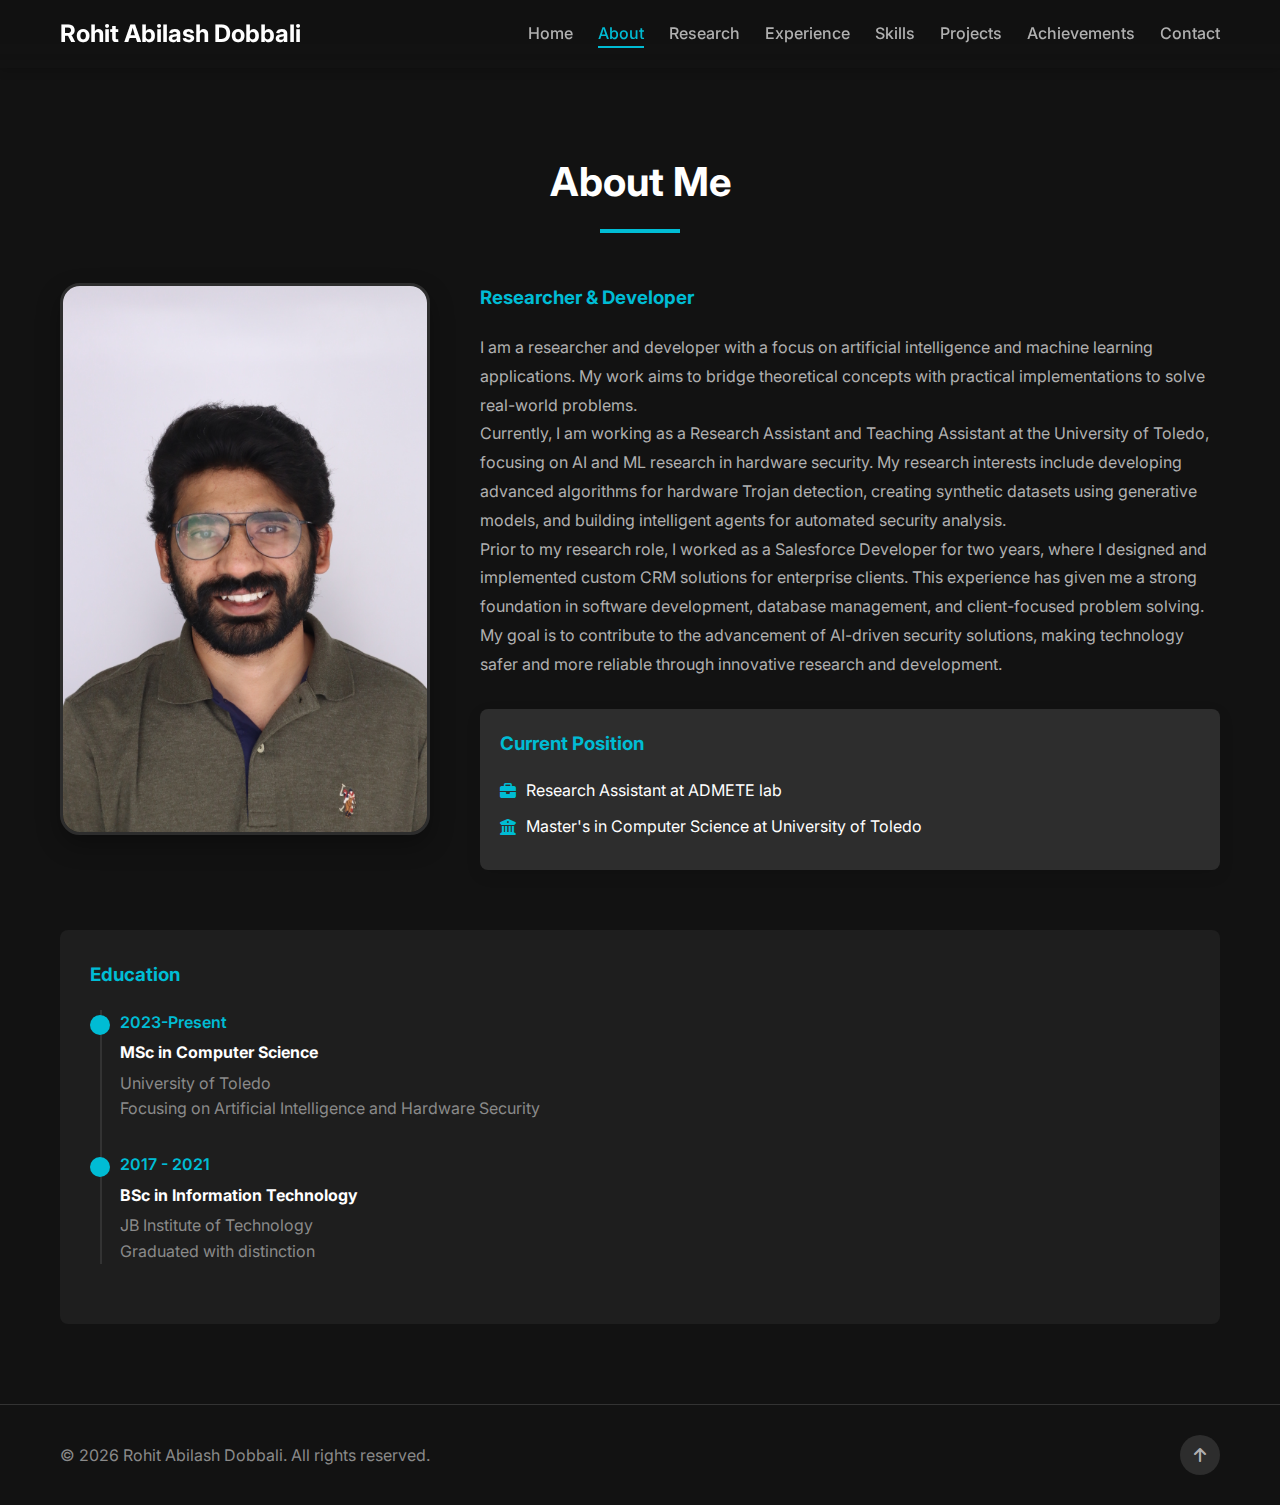
<file: about.html>
<!DOCTYPE html>
<html lang="en">
<head>
    <meta charset="UTF-8">
    <meta name="viewport" content="width=device-width, initial-scale=1.0">
    <title>About - Rohit Abilash Dobbali</title>
    <link rel="stylesheet" href="styles.css">
    <link rel="stylesheet" href="https://cdnjs.cloudflare.com/ajax/libs/font-awesome/6.4.0/css/all.min.css">
    <link rel="stylesheet" href="https://fonts.googleapis.com/css2?family=Inter:wght@300;400;500;600;700&display=swap">
    <style>
        body {
            background-color: #121212;
            color: #ffffff;
        }
        
        .about-page {
            padding-top: 150px;
            padding-bottom: 80px;
        }
        
        .profile-container {
            display: grid;
            grid-template-columns: 1fr 2fr;
            gap: 50px;
            margin-bottom: 60px;
        }
        
        .profile-image {
            text-align: center;
        }
        
        .profile-image img {
            max-width: 100%;
            border-radius: 20px;
            border: 3px solid var(--surface-light);
            box-shadow: 0 10px 25px rgba(0, 0, 0, 0.3);
        }
        
        .timeline-container {
            background-color: var(--surface);
            border-radius: var(--card-border-radius);
            padding: 30px;
            margin-top: 40px;
        }
        
        .bio-section h3 {
            color: var(--primary);
            margin-bottom: 20px;
        }
        
        .bio-text {
            color: var(--text-secondary);
            line-height: 1.8;
            margin-bottom: 30px;
        }
        
        @media (max-width: 768px) {
            .profile-container {
                grid-template-columns: 1fr;
            }
            
            .profile-image {
                margin-bottom: 30px;
            }
        }
    </style>
</head>
<body>
    <header>
        <div class="header-container">
            <div class="logo">
                <a href="index.html">Rohit Abilash Dobbali</a>
            </div>
            <nav>
                <ul>
                    <li><a href="index.html" id="nav-home">Home</a></li>
                    <li><a href="about.html" id="nav-about">About</a></li>
                    <li><a href="research.html" id="nav-research">Research</a></li>
                    <li><a href="experience.html" id="nav-experience">Experience</a></li>
                    <li><a href="skills.html" id="nav-skills">Skills</a></li>
                    <li><a href="projects.html" id="nav-projects">Projects</a></li>
                    <li><a href="achievements.html" id="nav-achievements">Achievements</a></li>
                    <li><a href="contact.html" id="nav-contact">Contact</a></li>
                </ul>
            </nav>
            <button class="mobile-menu-btn">
                <span></span>
                <span></span>
                <span></span>
            </button>
        </div>
    </header>

    <section class="about-page">
        <div class="container">
            <div class="section-header">
                <h2>About Me</h2>
                <div class="underline"></div>
            </div>
            
            <div class="profile-container">
                <div class="profile-image">
                    <img src="pic.jpg" alt="Rohit Abilash Dobbali">
                </div>
                
                <div class="bio-section">
                    <h3>Researcher & Developer</h3>
                    <div class="bio-text">
                        <p>I am a researcher and developer with a focus on artificial intelligence and machine learning applications. My work aims to bridge theoretical concepts with practical implementations to solve real-world problems.</p>
                        
                        <p>Currently, I am working as a Research Assistant and Teaching Assistant at the University of Toledo, focusing on AI and ML research in hardware security. My research interests include developing advanced algorithms for hardware Trojan detection, creating synthetic datasets using generative models, and building intelligent agents for automated security analysis.</p>
                        
                        <p>Prior to my research role, I worked as a Salesforce Developer for two years, where I designed and implemented custom CRM solutions for enterprise clients. This experience has given me a strong foundation in software development, database management, and client-focused problem solving.</p>
                        
                        <p>My goal is to contribute to the advancement of AI-driven security solutions, making technology safer and more reliable through innovative research and development.</p>
                    </div>
                    
                    <div class="current-position">
                        <h3>Current Position</h3>
                        <p><i class="fas fa-briefcase"></i> Research Assistant at ADMETE lab</p>
                        <p><i class="fas fa-university"></i> Master's in Computer Science at University of Toledo</p>
                    </div>
                </div>
            </div>
            
            <div class="timeline-container">
                <div class="education">
                    <h3>Education</h3>
                    <div class="timeline">
                        <div class="timeline-item">
                            <div class="year">2023-Present</div>
                            <div class="info">
                                <h4>MSc in Computer Science</h4>
                                <p>University of Toledo</p>
                                <p>Focusing on Artificial Intelligence and Hardware Security</p>
                            </div>
                        </div>
                        <div class="timeline-item">
                            <div class="year">2017 - 2021</div>
                            <div class="info">
                                <h4>BSc in Information Technology</h4>
                                <p>JB Institute of Technology</p>
                                <p>Graduated with distinction</p>
                            </div>
                        </div>
                    </div>
                </div>
            </div>
        </div>
    </section>

    <footer>
        <div class="container">
            <div class="footer-content">
                <div class="footer-left">
                    <p>&copy; <span id="current-year"></span> Rohit Abilash Dobbali. All rights reserved.</p>
                </div>
                <div class="footer-right">
                    <a href="#" class="back-to-top">
                        <i class="fas fa-arrow-up"></i>
                    </a>
                </div>
            </div>
        </div>
    </footer>

    <script>
        // Set current year in footer
        document.getElementById('current-year').textContent = new Date().getFullYear();
        
        // Mobile menu toggle
        const mobileMenuBtn = document.querySelector('.mobile-menu-btn');
        const nav = document.querySelector('nav');
        
        if (mobileMenuBtn) {
            mobileMenuBtn.addEventListener('click', function() {
                this.classList.toggle('active');
                nav.classList.toggle('active');
            });
        }
        
        // Navigation active state - Only highlight About link
        document.addEventListener('DOMContentLoaded', function() {
            // Remove active class from all navigation links
            document.querySelectorAll('nav ul li a').forEach(link => {
                link.classList.remove('active');
            });
            
            // Add active class to about link
            document.querySelector('nav ul li a[href="about.html"]').classList.add('active');
        });
    </script>
</body>
</html>
</file>
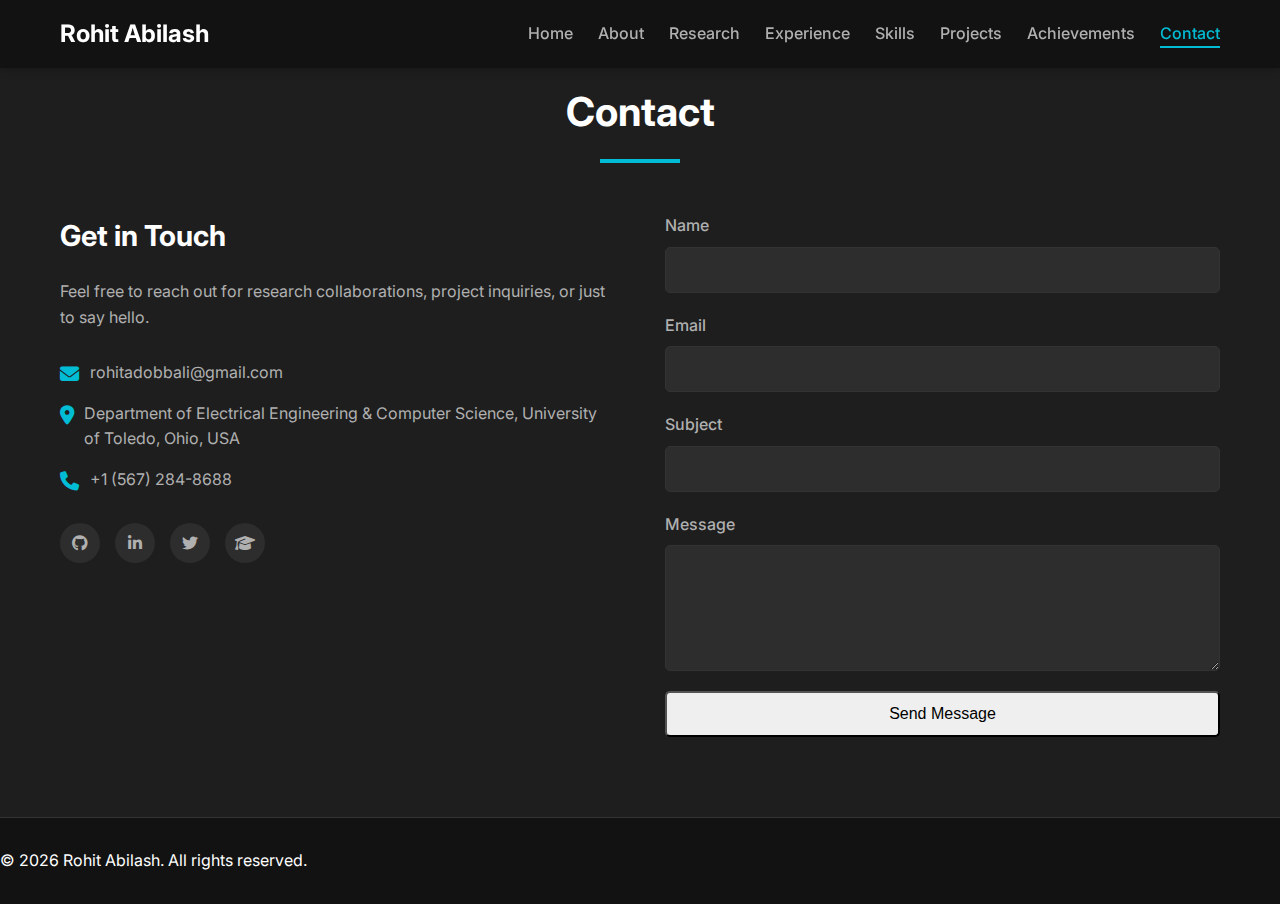
<file: contact.html>
<!DOCTYPE html>
<html lang="en">
<head>
    <meta charset="UTF-8">
    <meta name="viewport" content="width=device-width, initial-scale=1.0">
    <title>Contact - Rohit Abilash</title>
    <link rel="stylesheet" href="styles.css">
    <link rel="stylesheet" href="https://cdnjs.cloudflare.com/ajax/libs/font-awesome/6.4.0/css/all.min.css">
    <link rel="stylesheet" href="https://fonts.googleapis.com/css2?family=Inter:wght@300;400;500;600;700&display=swap">
</head>
<body>
    <header>
        <div class="header-container">
        <div class="logo">
            <a href="index.html">Rohit Abilash</a>
        </div>
        <nav>

            <ul>
                <li><a href="index.html" id="nav-home">Home</a></li>
                <li><a href="about.html" id="nav-about">About</a></li>
                <li><a href="research.html" id="nav-research">Research</a></li>
                <li><a href="experience.html" id="nav-experience">Experience</a></li>
                <li><a href="skills.html" id="nav-skills">Skills</a></li>
                <!-- <li><a href="publications.html" id="nav-publications">Publications</a></li>-->
                <li><a href="projects.html" id="nav-projects">Projects</a></li>
                <li><a href="achievements.html" id="nav-achievements">Achievements</a></li>
                <li><a href="contact.html" id="nav-contact" class="active">Contact</a></li>
            </ul>
        </nav>
    </header>

    <section class="contact">
        <div class="container">
            <div class="section-header">
                <h2>Contact</h2>
                <div class="underline"></div>
            </div>
            <div class="contact-content">
                <div class="contact-info">
                    <h3>Get in Touch</h3>
                    <p>Feel free to reach out for research collaborations, project inquiries, or just to say hello.</p>
                    <div class="contact-details">
                        <div class="contact-item">
                            <i class="fas fa-envelope"></i>
                            <a href="mailto:email@example.com">rohitadobbali@gmail.com</a>
                        </div>
                        <div class="contact-item">
                            <i class="fas fa-map-marker-alt"></i>
                            <p>Department of Electrical Engineering & Computer Science, University of Toledo, Ohio, USA</p>
                        </div>
                        <div class="contact-item">
                            <i class="fas fa-phone"></i>
                            <p>+1 (567) 284-8688</p>
                        </div>
                    </div>
                    <div class="social-links">
                        <a href="https://github.com/rohitabilashdobbali" class="social-link" aria-label="GitHub"><i class="fab fa-github"></i></a>
                        <a href="https://www.linkedin.com/in/rohit-abilash/" class="social-link" aria-label="LinkedIn"><i class="fab fa-linkedin-in"></i></a>
                        <a href="#" class="social-link" aria-label="Twitter"><i class="fab fa-twitter"></i></a>
                        <a href="#" class="social-link" aria-label="Google Scholar"><i class="fas fa-graduation-cap"></i></a>
                    </div>
                </div>
                <div class="contact-form">
                    <form id="contactForm">
                        <div class="form-group">
                            <label for="name">Name</label>
                            <input type="text" id="name" name="name" required>
                        </div>
                        <div class="form-group">
                            <label for="email">Email</label>
                            <input type="email" id="email" name="email" required>
                        </div>
                        <div class="form-group">
                            <label for="subject">Subject</label>
                            <input type="text" id="subject" name="subject" required>
                        </div>
                        <div class="form-group">
                            <label for="message">Message</label>
                            <textarea id="message" name="message" rows="5" required></textarea>
                        </div>
                        <button type="submit" class="btn">Send Message</button>
                    </form>
                </div>
            </div>
        </div>
    </section>

    <footer>
        <p>&copy; <span id="current-year"></span> Rohit Abilash. All rights reserved.</p>
    </footer>

    <script>
        // Set current year in footer
        document.getElementById('current-year').textContent = new Date().getFullYear();
        
        // Simple form submission handling
        const form = document.getElementById('contactForm');
        if (form) {
            form.addEventListener('submit', function(e) {
                e.preventDefault();
                alert('Thank you for your message! This is a demo form - in a real site, this would send an email.');
                form.reset();
            });
        }
    </script>
</body>
</html>
</file>
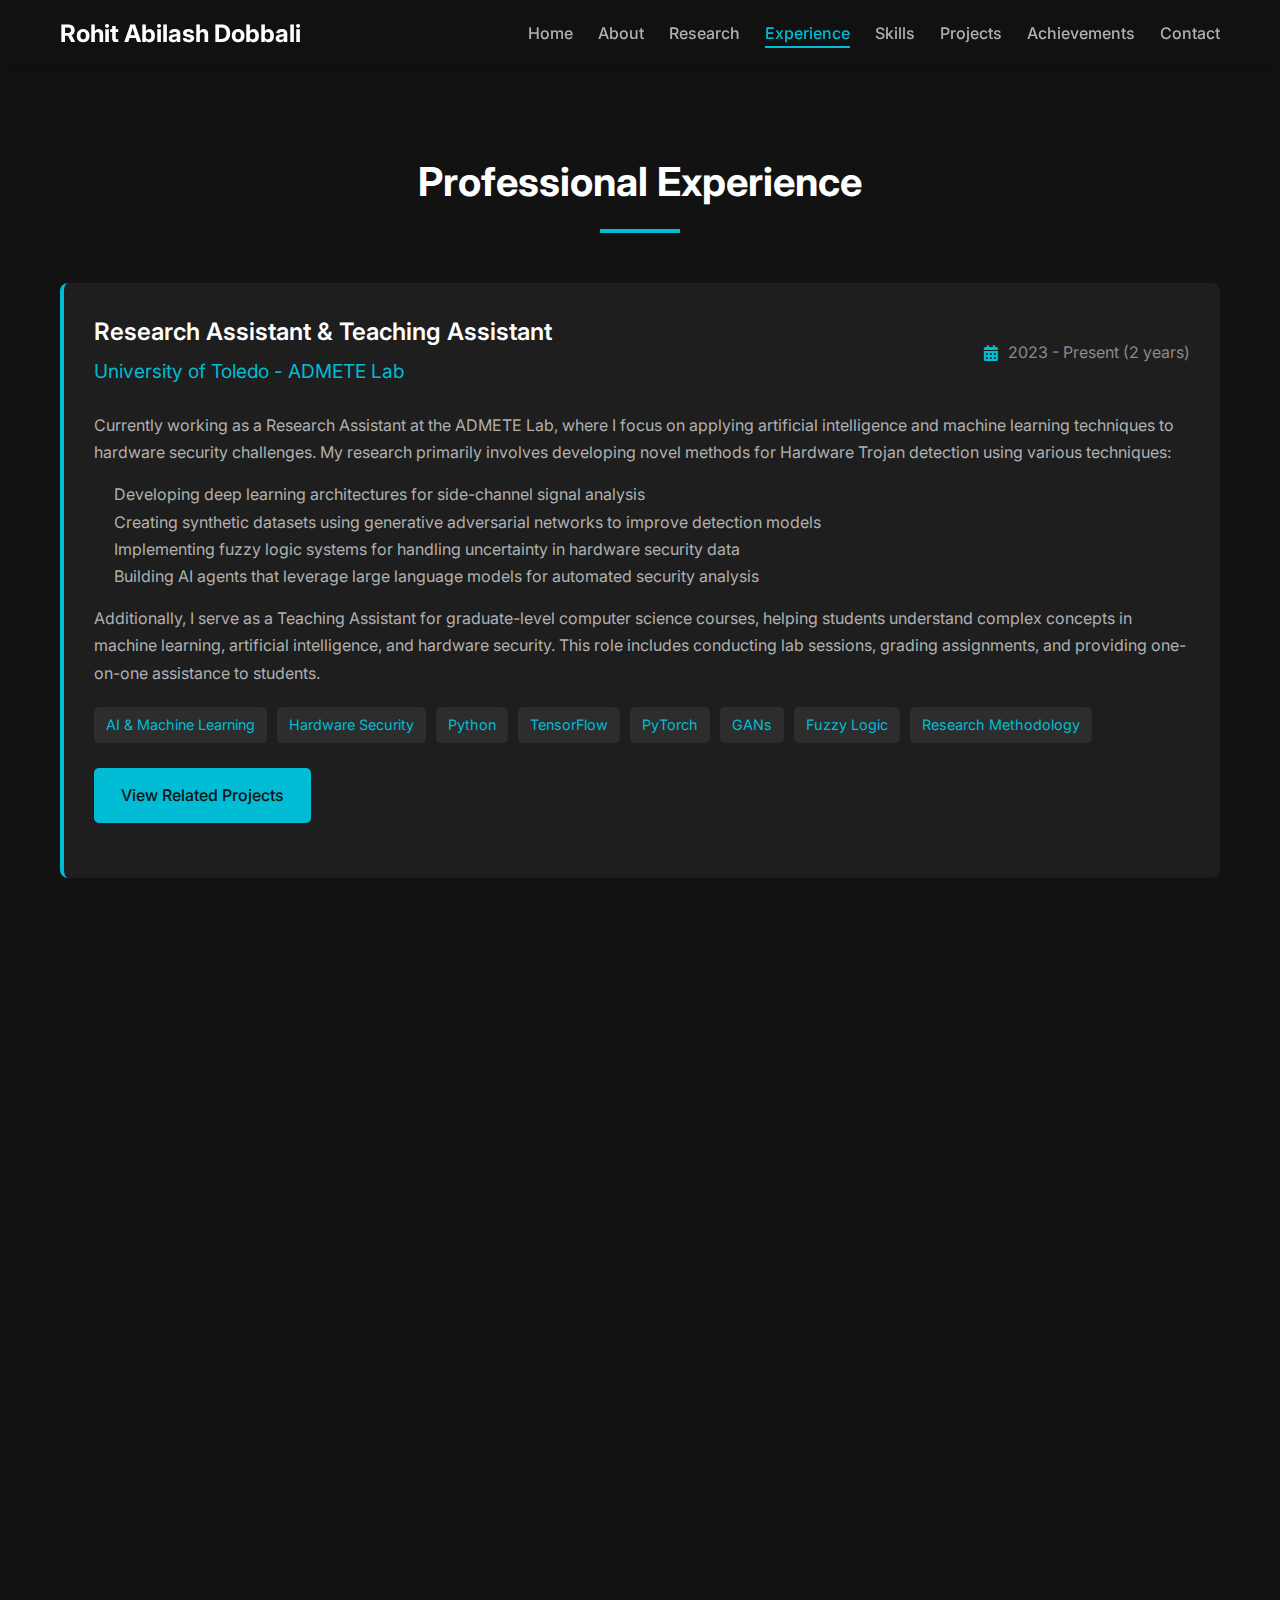
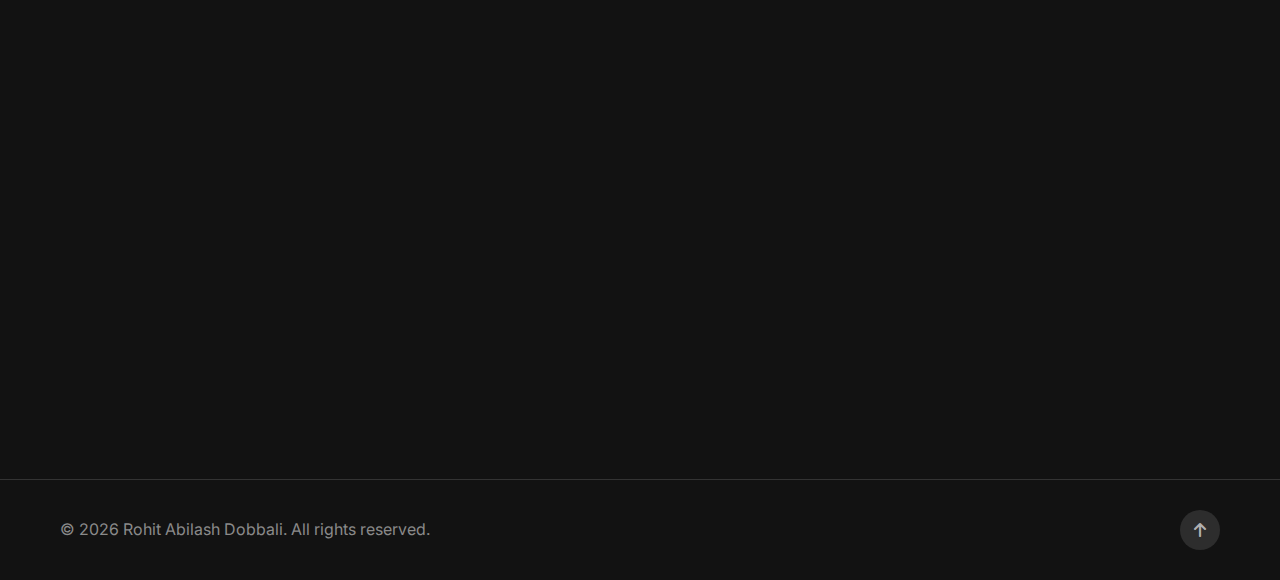
<file: experience.html>
<!DOCTYPE html>
<html lang="en">
<head>
    <meta charset="UTF-8">
    <meta name="viewport" content="width=device-width, initial-scale=1.0">
    <title>Experience - Rohit Abilash Dobbali</title>
    <link rel="stylesheet" href="styles.css">
    <link rel="stylesheet" href="https://cdnjs.cloudflare.com/ajax/libs/font-awesome/6.4.0/css/all.min.css">
    <link rel="stylesheet" href="https://fonts.googleapis.com/css2?family=Inter:wght@300;400;500;600;700&display=swap">
    <style>
        body {
            background-color: #121212;
            color: #ffffff;
        }
        
        .experience-section {
            padding-top: 150px;
            padding-bottom: 80px;
        }
        
        .experience-item {
            background-color: var(--surface);
            border-radius: var(--card-border-radius);
            padding: 30px;
            margin-bottom: 30px;
            border-left: 4px solid var(--primary);
            transition: var(--transition);
        }
        
        .experience-item:hover {
            transform: translateY(-5px);
            box-shadow: 0 10px 25px rgba(0, 0, 0, 0.2);
        }
        
        .experience-header {
            display: flex;
            justify-content: space-between;
            margin-bottom: 20px;
            flex-wrap: wrap;
            gap: 15px;
        }
        
        .experience-title {
            font-size: 1.5rem;
            font-weight: 600;
            color: var(--text-primary);
            margin-bottom: 5px;
        }
        
        .experience-company {
            font-size: 1.2rem;
            color: var(--primary);
            margin-bottom: 5px;
        }
        
        .experience-date {
            color: var(--text-tertiary);
            font-size: 1rem;
            display: flex;
            align-items: center;
        }
        
        .experience-date i {
            margin-right: 10px;
            color: var(--primary);
        }
        
        .experience-description {
            color: var(--text-secondary);
            margin-bottom: 25px;
            line-height: 1.7;
        }
        
        .experience-skills {
            display: flex;
            flex-wrap: wrap;
            gap: 10px;
            margin-top: 20px;
        }
        
        .experience-skill {
            padding: 6px 12px;
            background-color: var(--surface-light);
            color: var(--primary);
            border-radius: 5px;
            font-size: 0.9rem;
            transition: var(--transition);
        }
        
        .experience-skill:hover {
            background-color: rgba(0, 188, 212, 0.2);
            transform: translateY(-2px);
        }
        
        .view-projects-btn {
            margin-top: 25px;
            display: inline-block;
        }
        
        @media (max-width: 768px) {
            .experience-header {
                flex-direction: column;
                gap: 10px;
            }
            
            .experience-date {
                margin-top: 5px;
            }
        }
    </style>
</head>
<body>
    <header>
        <div class="header-container">
            <div class="logo">
                <a href="index.html">Rohit Abilash Dobbali</a>
            </div>
            <nav>
                <ul>
                    <li><a href="index.html" id="nav-home">Home</a></li>
                    <li><a href="about.html" id="nav-about">About</a></li>
                    <li><a href="research.html" id="nav-research">Research</a></li>
                    <li><a href="experience.html" id="nav-experience">Experience</a></li>
                    <li><a href="skills.html" id="nav-skills">Skills</a></li>
                    <li><a href="projects.html" id="nav-projects">Projects</a></li>
                    <li><a href="achievements.html" id="nav-achievements">Achievements</a></li>
                    <li><a href="contact.html" id="nav-contact">Contact</a></li>
                </ul>
            </nav>
            <button class="mobile-menu-btn">
                <span></span>
                <span></span>
                <span></span>
            </button>
        </div>
    </header>

    <section class="experience-section">
        <div class="container">
            <div class="section-header">
                <h2>Professional Experience</h2>
                <div class="underline"></div>
            </div>
            
            <div class="experience-item">
                <div class="experience-header">
                    <div>
                        <h3 class="experience-title">Research Assistant & Teaching Assistant</h3>
                        <p class="experience-company">University of Toledo - ADMETE Lab</p>
                    </div>
                    <div class="experience-date">
                        <i class="fas fa-calendar-alt"></i> 2023 - Present (2 years)
                    </div>
                </div>
                <div class="experience-description">
                    <p>Currently working as a Research Assistant at the ADMETE Lab, where I focus on applying artificial intelligence and machine learning techniques to hardware security challenges. My research primarily involves developing novel methods for Hardware Trojan detection using various techniques:</p>
                    
                    <ul style="margin-left: 20px; margin-top: 15px; margin-bottom: 15px; color: var(--text-secondary);">
                        <li>Developing deep learning architectures for side-channel signal analysis</li>
                        <li>Creating synthetic datasets using generative adversarial networks to improve detection models</li>
                        <li>Implementing fuzzy logic systems for handling uncertainty in hardware security data</li>
                        <li>Building AI agents that leverage large language models for automated security analysis</li>
                    </ul>
                    
                    <p>Additionally, I serve as a Teaching Assistant for graduate-level computer science courses, helping students understand complex concepts in machine learning, artificial intelligence, and hardware security. This role includes conducting lab sessions, grading assignments, and providing one-on-one assistance to students.</p>
                    
                    <div class="experience-skills">
                        <span class="experience-skill">AI & Machine Learning</span>
                        <span class="experience-skill">Hardware Security</span>
                        <span class="experience-skill">Python</span>
                        <span class="experience-skill">TensorFlow</span>
                        <span class="experience-skill">PyTorch</span>
                        <span class="experience-skill">GANs</span>
                        <span class="experience-skill">Fuzzy Logic</span>
                        <span class="experience-skill">Research Methodology</span>
                    </div>
                    
                    <div class="view-projects-btn">
                        <a href="projects.html" class="btn primary-btn">View Related Projects</a>
                    </div>
                </div>
            </div>
            
            <div class="experience-item">
                <div class="experience-header">
                    <div>
                        <h3 class="experience-title">Salesforce Developer</h3>
                        <p class="experience-company">Previous Organization</p>
                    </div>
                    <div class="experience-date">
                        <i class="fas fa-calendar-alt"></i> 2021 - 2023 (2 years)
                    </div>
                </div>
                <div class="experience-description">
                    <p>Worked as a Salesforce Developer designing and implementing custom CRM solutions for enterprise clients. My responsibilities included:</p>
                    
                    <ul style="margin-left: 20px; margin-top: 15px; margin-bottom: 15px; color: var(--text-secondary);">
                        <li>Developing custom Salesforce applications using Apex, Lightning Components, and Visualforce</li>
                        <li>Creating complex automation workflows with Process Builder and Flow</li>
                        <li>Designing and implementing custom objects, fields, and relationships</li>
                        <li>Building integrations between Salesforce and external systems using REST APIs</li>
                        <li>Optimizing database queries and improving application performance</li>
                        <li>Providing technical documentation and training to end users</li>
                    </ul>
                    
                    <p>Successfully delivered multiple projects that streamlined business processes, improved data management, and enhanced user experience for clients across various industries including healthcare, finance, and retail.</p>
                    
                    <div class="experience-skills">
                        <span class="experience-skill">Salesforce</span>
                        <span class="experience-skill">Apex</span>
                        <span class="experience-skill">Lightning Components</span>
                        <span class="experience-skill">Visualforce</span>
                        <span class="experience-skill">SOQL</span>
                        <span class="experience-skill">JavaScript</span>
                        <span class="experience-skill">REST API</span>
                        <span class="experience-skill">Integration</span>
                    </div>
                </div>
                <div class="experience-item">
                <div class="experience-header">
                    <div>
                        <h3 class="experience-title">Salesforce Admin(Assocaite)</h3>
                        <p class="experience-company">Wipro Ltd</p>
                    </div>
                    <div class="experience-date">
                        <i class="fas fa-calendar-alt"></i> 2021 - 2023 (2 years)
                    </div>
                </div>
                <div class="experience-description">
                    <p>Worked as a Salesforce Admin designing and implementing custom CRM solutions for enterprise clients. My responsibilities included:</p>
                    
                    <ul style="margin-left: 20px; margin-top: 15px; margin-bottom: 15px; color: var(--text-secondary);">
                        <li>Developing custom Salesforce applications using Apex, Lightning Components, and Visualforce</li>
                        <li>Creating complex automation workflows with Process Builder and Flow</li>
                        <li>Designing and implementing custom objects, fields, and relationships</li>
                        <li>Building integrations between Salesforce and external systems using REST APIs</li>
                        <li>Optimizing database queries and improving application performance</li>
                        <li>Providing technical documentation and training to end users</li>
                    </ul>
                    
                    <p>Successfully delivered multiple projects that streamlined business processes, improved data management, and enhanced user experience for clients across various industries including healthcare, finance, and retail.</p>
                    
                    <div class="experience-skills">
                        <span class="experience-skill">Salesforce</span>
                        <span class="experience-skill">Apex</span>
                        <span class="experience-skill">Lightning Components</span>
                        <span class="experience-skill">Visualforce</span>
                        <span class="experience-skill">SOQL</span>
                        <span class="experience-skill">JavaScript</span>
                        <span class="experience-skill">REST API</span>
                        <span class="experience-skill">Integration</span>
                    </div>
                </div>
            </div>
        </div>
    </section>

    <footer>
        <div class="container">
            <div class="footer-content">
                <div class="footer-left">
                    <p>&copy; <span id="current-year"></span> Rohit Abilash Dobbali. All rights reserved.</p>
                </div>
                <div class="footer-right">
                    <a href="#" class="back-to-top">
                        <i class="fas fa-arrow-up"></i>
                    </a>
                </div>
            </div>
        </div>
    </footer>

    <script>
        // Set current year in footer
        document.getElementById('current-year').textContent = new Date().getFullYear();
        
        // Mobile menu toggle
        const mobileMenuBtn = document.querySelector('.mobile-menu-btn');
        const nav = document.querySelector('nav');
        
        if (mobileMenuBtn) {
            mobileMenuBtn.addEventListener('click', function() {
                this.classList.toggle('active');
                nav.classList.toggle('active');
            });
        }
        
        // Navigation active state - Only highlight Experience link
        document.addEventListener('DOMContentLoaded', function() {
            // Remove active class from all navigation links
            document.querySelectorAll('nav ul li a').forEach(link => {
                link.classList.remove('active');
            });
            
            // Add active class to experience link
            document.querySelector('nav ul li a[href="experience.html"]').classList.add('active');
        });
        
        // Add scroll animation for experience items
        document.addEventListener('DOMContentLoaded', () => {
            const experienceItems = document.querySelectorAll('.experience-item');
            
            const observer = new IntersectionObserver((entries) => {
                entries.forEach(entry => {
                    if (entry.isIntersecting) {
                        entry.target.style.opacity = 1;
                        entry.target.style.transform = 'translateY(0)';
                    }
                });
            }, { threshold: 0.1 });
            
            experienceItems.forEach(item => {
                item.style.opacity = 0;
                item.style.transform = 'translateY(20px)';
                item.style.transition = 'opacity 0.6s ease, transform 0.6s ease';
                observer.observe(item);
            });
        });
    </script>
</body>
</html>
</file>
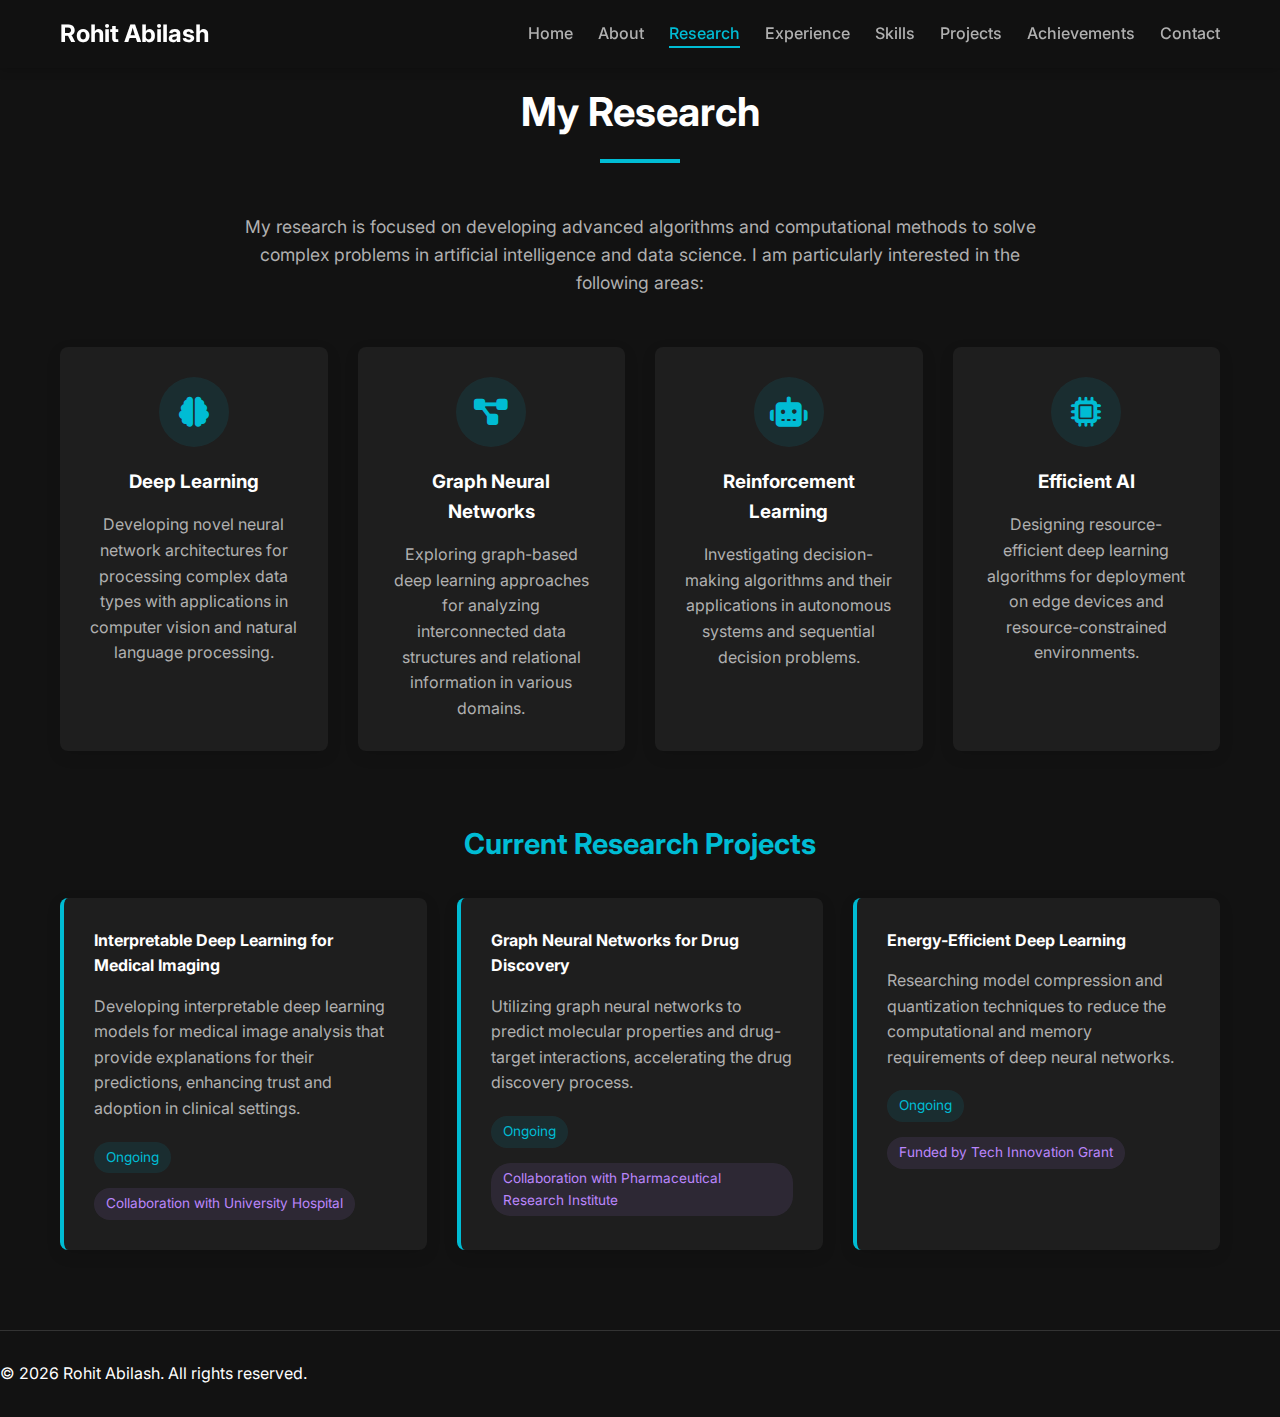
<file: research.html>
<!DOCTYPE html>
<html lang="en">
<head>
    <meta charset="UTF-8">
    <meta name="viewport" content="width=device-width, initial-scale=1.0">
    <title>Research - Rohit Abilash</title>
    <link rel="stylesheet" href="styles.css">
    <link rel="stylesheet" href="https://cdnjs.cloudflare.com/ajax/libs/font-awesome/6.4.0/css/all.min.css">
    <link rel="stylesheet" href="https://fonts.googleapis.com/css2?family=Inter:wght@300;400;500;600;700&display=swap">
</head>
<body>
    <header>
        <div class="header-container">
        <div class="logo">
            <a href="index.html">Rohit Abilash</a>
        </div>
        <nav>
            <ul>
                <li><a href="index.html" id="nav-home">Home</a></li>
                <li><a href="about.html" id="nav-about">About</a></li>
                <li><a href="research.html" id="nav-research" class="active">Research</a></li>
                <li><a href="experience.html" id="nav-experience">Experience</a></li>
                <li><a href="skills.html" id="nav-skills">Skills</a></li>
                <!-- <li><a href="publications.html" id="nav-publications">Publications</a></li>-->
                <li><a href="projects.html" id="nav-projects">Projects</a></li>
                <li><a href="achievements.html" id="nav-achievements">Achievements</a></li>
                <li><a href="contact.html" id="nav-contact">Contact</a></li>
            </ul>
        </nav>
    </header>

    <section class="research">
        <div class="container">
            <div class="section-header">
                <h2>My Research</h2>
                <div class="underline"></div>
            </div>
            <div class="research-overview">
                <p>My research is focused on developing advanced algorithms and computational methods to solve complex problems in artificial intelligence and data science. I am particularly interested in the following areas:</p>
            </div>
            <div class="research-areas">
                <div class="research-area">
                    <div class="research-icon">
                        <i class="fas fa-brain"></i>
                    </div>
                    <h3>Deep Learning</h3>
                    <p>Developing novel neural network architectures for processing complex data types with applications in computer vision and natural language processing.</p>
                </div>
                <div class="research-area">
                    <div class="research-icon">
                        <i class="fas fa-project-diagram"></i>
                    </div>
                    <h3>Graph Neural Networks</h3>
                    <p>Exploring graph-based deep learning approaches for analyzing interconnected data structures and relational information in various domains.</p>
                </div>
                <div class="research-area">
                    <div class="research-icon">
                        <i class="fas fa-robot"></i>
                    </div>
                    <h3>Reinforcement Learning</h3>
                    <p>Investigating decision-making algorithms and their applications in autonomous systems and sequential decision problems.</p>
                </div>
                <div class="research-area">
                    <div class="research-icon">
                        <i class="fas fa-microchip"></i>
                    </div>
                    <h3>Efficient AI</h3>
                    <p>Designing resource-efficient deep learning algorithms for deployment on edge devices and resource-constrained environments.</p>
                </div>
            </div>

            <div class="current-projects">
                <h3>Current Research Projects</h3>
                <div class="research-projects">
                    <div class="research-project">
                        <h4>Interpretable Deep Learning for Medical Imaging</h4>
                        <p>Developing interpretable deep learning models for medical image analysis that provide explanations for their predictions, enhancing trust and adoption in clinical settings.</p>
                        <div class="project-details">
                            <span class="project-status">Ongoing</span>
                            <span class="project-collab">Collaboration with University Hospital</span>
                        </div>
                    </div>
                    <div class="research-project">
                        <h4>Graph Neural Networks for Drug Discovery</h4>
                        <p>Utilizing graph neural networks to predict molecular properties and drug-target interactions, accelerating the drug discovery process.</p>
                        <div class="project-details">
                            <span class="project-status">Ongoing</span>
                            <span class="project-collab">Collaboration with Pharmaceutical Research Institute</span>
                        </div>
                    </div>
                    <div class="research-project">
                        <h4>Energy-Efficient Deep Learning</h4>
                        <p>Researching model compression and quantization techniques to reduce the computational and memory requirements of deep neural networks.</p>
                        <div class="project-details">
                            <span class="project-status">Ongoing</span>
                            <span class="project-funding">Funded by Tech Innovation Grant</span>
                        </div>
                    </div>
                </div>
            </div>
        </div>
    </section>

    <footer>
        <p>&copy; <span id="current-year"></span> Rohit Abilash. All rights reserved.</p>
    </footer>

    <script>
        // Set current year in footer
        document.getElementById('current-year').textContent = new Date().getFullYear();
    </script>
</body>
</html>
</file>
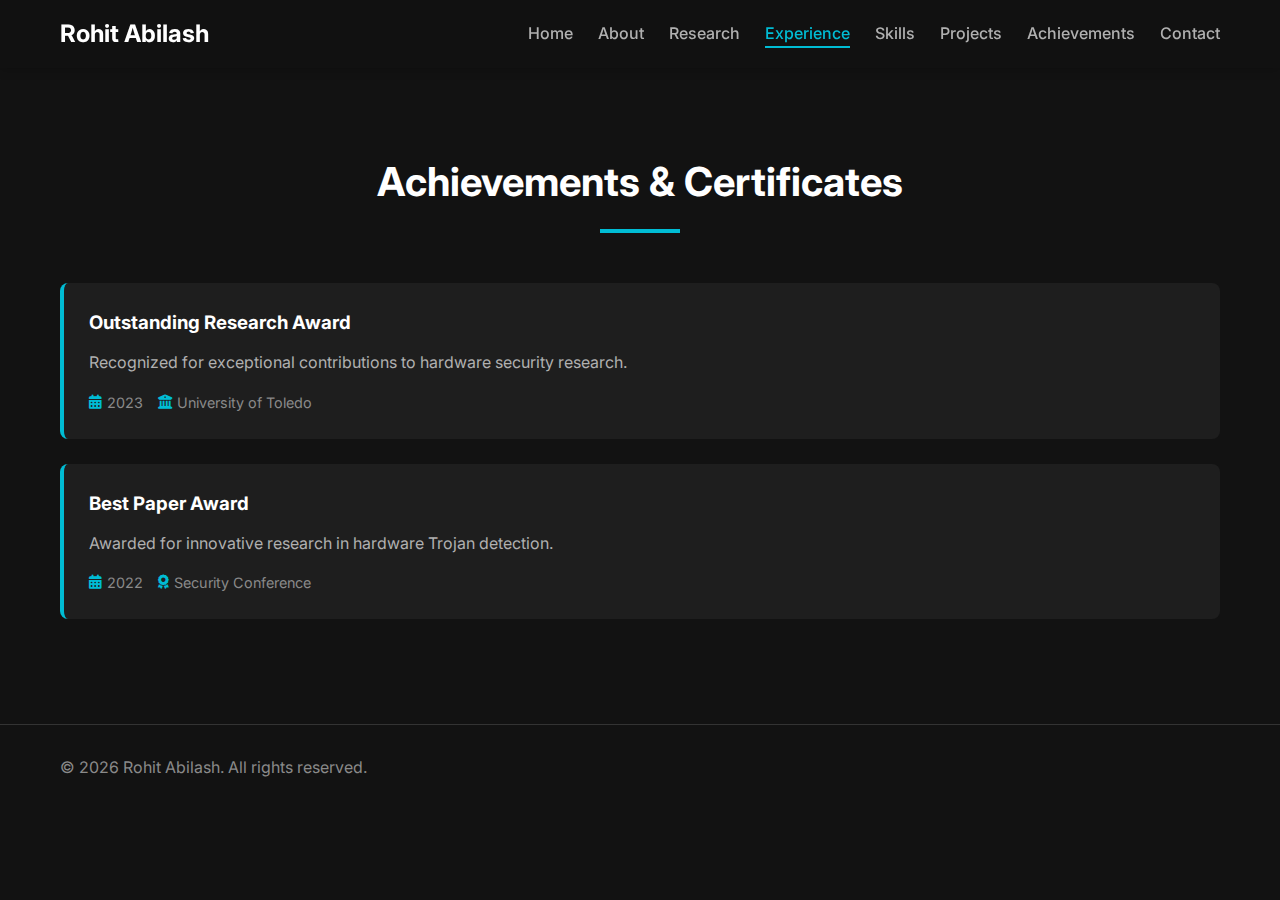
<file: simple achievements.html>
<!DOCTYPE html>
<html lang="en">
<head>
    <meta charset="UTF-8">
    <meta name="viewport" content="width=device-width, initial-scale=1.0">
    <title>Achievements - Rohit Abilash</title>
    <link rel="stylesheet" href="styles.css">
    <link rel="stylesheet" href="https://cdnjs.cloudflare.com/ajax/libs/font-awesome/6.4.0/css/all.min.css">
    <link rel="stylesheet" href="https://fonts.googleapis.com/css2?family=Inter:wght@300;400;500;600;700&display=swap">
    <style>
        body {
            background-color: #121212;
            color: #ffffff;
        }
    </style>
</head>
<body>
    <header>
        <div class="header-container">
            <div class="logo">
                <a href="index.html">Rohit Abilash</a>
            </div>
            <nav>
            <ul>
                <li><a href="index.html" id="nav-home">Home</a></li>
                <li><a href="about.html" id="nav-about">About</a></li>
                <li><a href="research.html" id="nav-research">Research</a></li>
                <li><a href="experience.html" class="active">Experience</a></li>
                    <li><a href="skills.html">Skills</a></li>
              <!--  <li><a href="publications.html" id="nav-publications">Publications</a></li> -->
                <li><a href="projects.html" id="nav-projects">Projects</a></li>
                <li><a href="achievements.html" id="nav-achievements">Achievements</a></li>
                <li><a href="contact.html" id="nav-contact">Contact</a></li>
            </ul>
        </nav>
            <button class="mobile-menu-btn">
                <span></span>
                <span></span>
                <span></span>
            </button>
        </div>
    </header>

    <section class="achievements" style="padding-top: 150px;">
        <div class="container">
            <div class="section-header">
                <h2>Achievements & Certificates</h2>
                <div class="underline"></div>
            </div>
            
            <div class="achievement-list">
                <div class="achievement-item">
                    <h3>Outstanding Research Award</h3>
                    <p>Recognized for exceptional contributions to hardware security research.</p>
                    <div class="achievement-meta">
                        <span><i class="fas fa-calendar-alt"></i> 2023</span>
                        <span><i class="fas fa-university"></i> University of Toledo</span>
                    </div>
                </div>
                
                <div class="achievement-item">
                    <h3>Best Paper Award</h3>
                    <p>Awarded for innovative research in hardware Trojan detection.</p>
                    <div class="achievement-meta">
                        <span><i class="fas fa-calendar-alt"></i> 2022</span>
                        <span><i class="fas fa-award"></i> Security Conference</span>
                    </div>
                </div>
            </div>
        </div>
    </section>

    <footer>
        <div class="container">
            <div class="footer-content">
                <div class="footer-left">
                    <p>&copy; <span id="current-year"></span> Rohit Abilash. All rights reserved.</p>
                </div>
            </div>
        </div>
    </footer>

    <script>
        // Set current year in footer
        document.getElementById('current-year').textContent = new Date().getFullYear();
        
        // Mobile menu toggle
        const mobileMenuBtn = document.querySelector('.mobile-menu-btn');
        const nav = document.querySelector('nav');
        
        if (mobileMenuBtn) {
            mobileMenuBtn.addEventListener('click', function() {
                this.classList.toggle('active');
                nav.classList.toggle('active');
            });
        }
    </script>
</body>
</html>
</file>
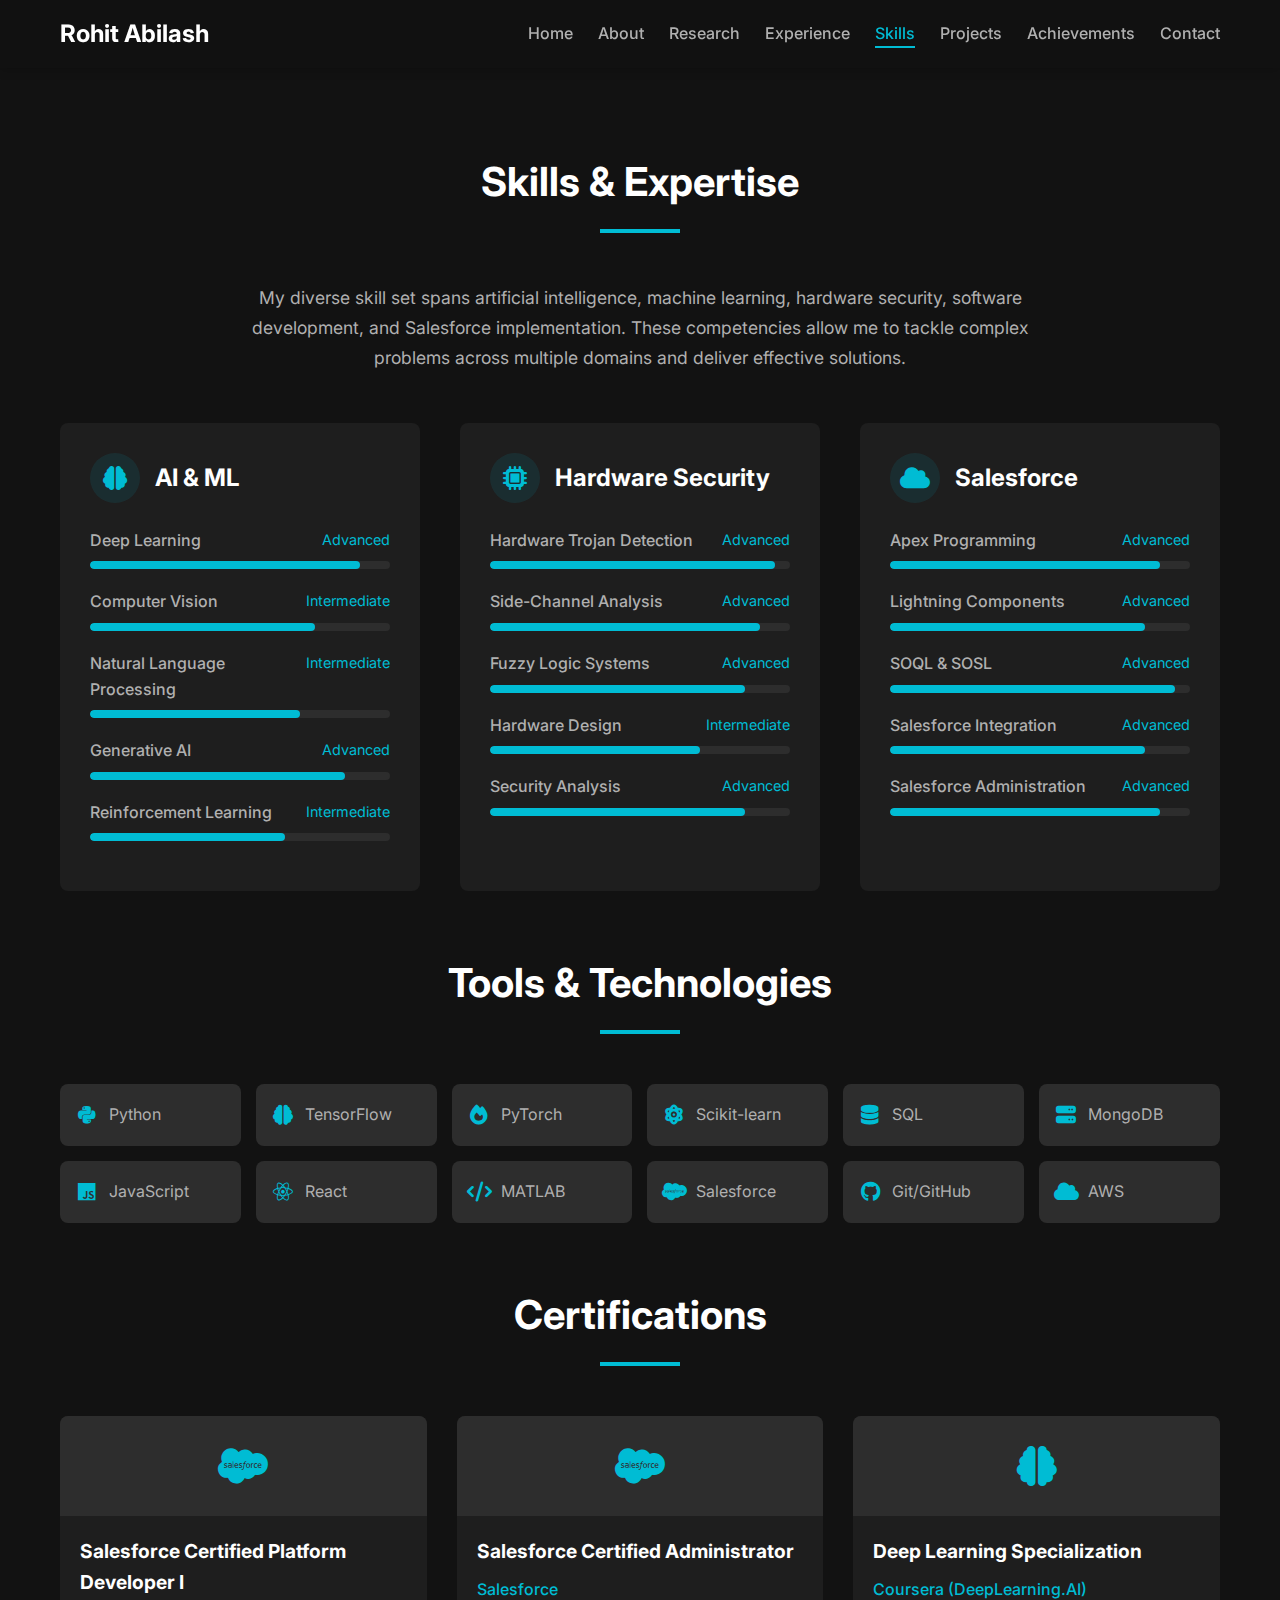
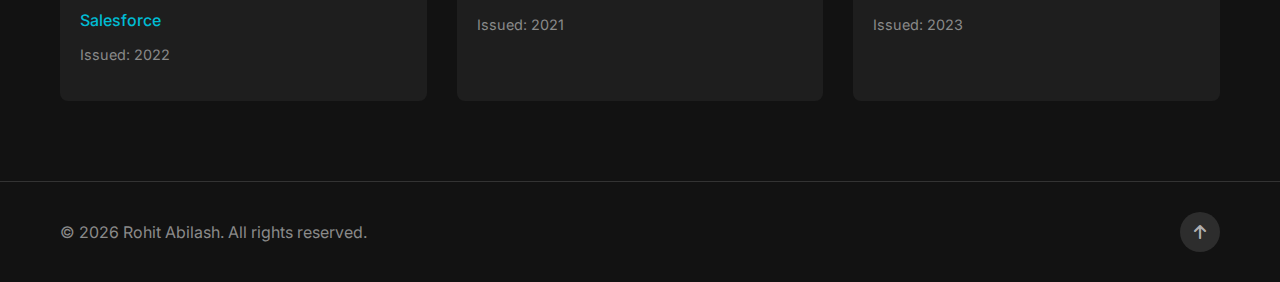
<file: skills.html>
<!DOCTYPE html>
<html lang="en">
<head>
    <meta charset="UTF-8">
    <meta name="viewport" content="width=device-width, initial-scale=1.0">
    <title>Skills - Rohit Abilash</title>
    <link rel="stylesheet" href="styles.css">
    <link rel="stylesheet" href="https://cdnjs.cloudflare.com/ajax/libs/font-awesome/6.4.0/css/all.min.css">
    <link rel="stylesheet" href="https://fonts.googleapis.com/css2?family=Inter:wght@300;400;500;600;700&display=swap">
    <style>
        body {
            background-color: #121212;
            color: #ffffff;
        }
        
        .skills-section {
            padding-top: 150px;
            padding-bottom: 80px;
        }
        
        .skills-overview {
            text-align: center;
            max-width: 800px;
            margin: 0 auto 50px;
            color: var(--text-secondary);
            font-size: 1.1rem;
            line-height: 1.7;
        }
        
        .skills-categories {
            display: grid;
            grid-template-columns: repeat(auto-fit, minmax(300px, 1fr));
            gap: 40px;
            margin-bottom: 60px;
        }
        
        .skills-category {
            background-color: var(--surface);
            border-radius: var(--card-border-radius);
            padding: 30px;
            transition: var(--transition);
        }
        
        .skills-category:hover {
            transform: translateY(-5px);
            box-shadow: 0 10px 25px rgba(0, 0, 0, 0.2);
        }
        
        .skills-category-header {
            display: flex;
            align-items: center;
            margin-bottom: 25px;
            gap: 15px;
        }
        
        .skills-category-icon {
            width: 50px;
            height: 50px;
            background-color: rgba(0, 188, 212, 0.1);
            border-radius: 50%;
            display: flex;
            justify-content: center;
            align-items: center;
        }
        
        .skills-category-icon i {
            font-size: 24px;
            color: var(--primary);
        }
        
        .skills-category-title {
            font-size: 1.5rem;
            color: var(--text-primary);
        }
        
        .skill-item {
            margin-bottom: 20px;
        }
        
        .skill-info {
            display: flex;
            justify-content: space-between;
            margin-bottom: 8px;
        }
        
        .skill-name {
            color: var(--text-secondary);
            font-weight: 500;
        }
        
        .skill-level {
            color: var(--primary);
            font-size: 0.9rem;
        }
        
        .skill-bar {
            height: 8px;
            background-color: var(--surface-light);
            border-radius: 4px;
            overflow: hidden;
        }
        
        .skill-progress {
            height: 100%;
            background-color: var(--primary);
            border-radius: 4px;
            transition: width 1s ease;
        }
        
        .tools-grid {
            display: grid;
            grid-template-columns: repeat(auto-fill, minmax(180px, 1fr));
            gap: 15px;
            margin-top: 20px;
        }
        
        .tool-item {
            background-color: var(--surface-light);
            border-radius: 8px;
            padding: 15px;
            display: flex;
            align-items: center;
            gap: 10px;
            transition: var(--transition);
        }
        
        .tool-item:hover {
            transform: translateY(-3px);
            box-shadow: 0 5px 15px rgba(0, 0, 0, 0.2);
            background-color: rgba(0, 188, 212, 0.1);
        }
        
        .tool-icon {
            color: var(--primary);
            font-size: 20px;
            width: 24px;
            text-align: center;
        }
        
        .tool-name {
            color: var(--text-secondary);
        }
        
        .certifications {
            margin-top: 60px;
        }
        
        .certifications-grid {
            display: grid;
            grid-template-columns: repeat(auto-fit, minmax(300px, 1fr));
            gap: 30px;
        }
        
        .certification-card {
            background-color: var(--surface);
            border-radius: var(--card-border-radius);
            overflow: hidden;
            transition: var(--transition);
        }
        
        .certification-card:hover {
            transform: translateY(-5px);
            box-shadow: 0 10px 25px rgba(0, 0, 0, 0.2);
        }
        
        .certification-logo {
            height: 100px;
            display: flex;
            justify-content: center;
            align-items: center;
            background-color: var(--surface-light);
            padding: 20px;
        }
        
        .certification-logo i {
            font-size: 40px;
            color: var(--primary);
        }
        
        .certification-content {
            padding: 20px;
        }
        
        .certification-title {
            font-size: 1.2rem;
            margin-bottom: 10px;
            color: var(--text-primary);
        }
        
        .certification-issuer {
            color: var(--primary);
            margin-bottom: 10px;
            font-weight: 500;
        }
        
        .certification-date {
            color: var(--text-tertiary);
            font-size: 0.9rem;
            margin-bottom: 15px;
        }
        
        @media (max-width: 768px) {
            .skills-categories {
                grid-template-columns: 1fr;
            }
        }
        
        /* Animation for skill bars */
        .animate-skill-bar {
            animation: skillBarAnimation 1s ease forwards;
        }
        
        @keyframes skillBarAnimation {
            from {
                width: 0;
            }
            to {
                width: var(--skill-width);
            }
        }
    </style>
</head>
<body>
    <header>
        <div class="header-container">
            <div class="logo">
                <a href="index.html">Rohit Abilash</a>
            </div>
            <nav>
                <ul>
                    <li><a href="index.html">Home</a></li>
                    <li><a href="about.html">About</a></li>
                    <li><a href="research.html">Research</a></li>
                    
                    <li><a href="experience.html">Experience</a></li>
                    <li><a href="skills.html" class="active">Skills</a></li>
                     <li><a href="projects.html">Projects</a></li>
                    <li><a href="achievements.html">Achievements</a></li>
                    <li><a href="contact.html">Contact</a></li>
                </ul>
            </nav>
            <button class="mobile-menu-btn">
                <span></span>
                <span></span>
                <span></span>
            </button>
        </div>
    </header>

    <section class="skills-section">
        <div class="container">
            <div class="section-header">
                <h2>Skills & Expertise</h2>
                <div class="underline"></div>
            </div>
            
            <div class="skills-overview">
                <p>My diverse skill set spans artificial intelligence, machine learning, hardware security, software development, and Salesforce implementation. These competencies allow me to tackle complex problems across multiple domains and deliver effective solutions.</p>
            </div>
            
            <div class="skills-categories">
                <!-- AI & Machine Learning Skills -->
                <div class="skills-category">
                    <div class="skills-category-header">
                        <div class="skills-category-icon">
                            <i class="fas fa-brain"></i>
                        </div>
                        <h3 class="skills-category-title">AI & ML</h3>
                    </div>
                    
                    <div class="skill-item">
                        <div class="skill-info">
                            <span class="skill-name">Deep Learning</span>
                            <span class="skill-level">Advanced</span>
                        </div>
                        <div class="skill-bar">
                            <div class="skill-progress" style="--skill-width: 90%;"></div>
                        </div>
                    </div>
                    
                    <div class="skill-item">
                        <div class="skill-info">
                            <span class="skill-name">Computer Vision</span>
                            <span class="skill-level">Intermediate</span>
                        </div>
                        <div class="skill-bar">
                            <div class="skill-progress" style="--skill-width: 75%;"></div>
                        </div>
                    </div>
                    
                    <div class="skill-item">
                        <div class="skill-info">
                            <span class="skill-name">Natural Language Processing</span>
                            <span class="skill-level">Intermediate</span>
                        </div>
                        <div class="skill-bar">
                            <div class="skill-progress" style="--skill-width: 70%;"></div>
                        </div>
                    </div>
                    
                    <div class="skill-item">
                        <div class="skill-info">
                            <span class="skill-name">Generative AI</span>
                            <span class="skill-level">Advanced</span>
                        </div>
                        <div class="skill-bar">
                            <div class="skill-progress" style="--skill-width: 85%;"></div>
                        </div>
                    </div>
                    
                    <div class="skill-item">
                        <div class="skill-info">
                            <span class="skill-name">Reinforcement Learning</span>
                            <span class="skill-level">Intermediate</span>
                        </div>
                        <div class="skill-bar">
                            <div class="skill-progress" style="--skill-width: 65%;"></div>
                        </div>
                    </div>
                </div>
                
                <!-- Hardware Security Skills -->
                <div class="skills-category">
                    <div class="skills-category-header">
                        <div class="skills-category-icon">
                            <i class="fas fa-microchip"></i>
                        </div>
                        <h3 class="skills-category-title">Hardware Security</h3>
                    </div>
                    
                    <div class="skill-item">
                        <div class="skill-info">
                            <span class="skill-name">Hardware Trojan Detection</span>
                            <span class="skill-level">Advanced</span>
                        </div>
                        <div class="skill-bar">
                            <div class="skill-progress" style="--skill-width: 95%;"></div>
                        </div>
                    </div>
                    
                    <div class="skill-item">
                        <div class="skill-info">
                            <span class="skill-name">Side-Channel Analysis</span>
                            <span class="skill-level">Advanced</span>
                        </div>
                        <div class="skill-bar">
                            <div class="skill-progress" style="--skill-width: 90%;"></div>
                        </div>
                    </div>
                    
                    <div class="skill-item">
                        <div class="skill-info">
                            <span class="skill-name">Fuzzy Logic Systems</span>
                            <span class="skill-level">Advanced</span>
                        </div>
                        <div class="skill-bar">
                            <div class="skill-progress" style="--skill-width: 85%;"></div>
                        </div>
                    </div>
                    
                    <div class="skill-item">
                        <div class="skill-info">
                            <span class="skill-name">Hardware Design</span>
                            <span class="skill-level">Intermediate</span>
                        </div>
                        <div class="skill-bar">
                            <div class="skill-progress" style="--skill-width: 70%;"></div>
                        </div>
                    </div>
                    
                    <div class="skill-item">
                        <div class="skill-info">
                            <span class="skill-name">Security Analysis</span>
                            <span class="skill-level">Advanced</span>
                        </div>
                        <div class="skill-bar">
                            <div class="skill-progress" style="--skill-width: 85%;"></div>
                        </div>
                    </div>
                </div>
                
                <!-- Salesforce Skills -->
                <div class="skills-category">
                    <div class="skills-category-header">
                        <div class="skills-category-icon">
                            <i class="fas fa-cloud"></i>
                        </div>
                        <h3 class="skills-category-title">Salesforce</h3>
                    </div>
                    
                    <div class="skill-item">
                        <div class="skill-info">
                            <span class="skill-name">Apex Programming</span>
                            <span class="skill-level">Advanced</span>
                        </div>
                        <div class="skill-bar">
                            <div class="skill-progress" style="--skill-width: 90%;"></div>
                        </div>
                    </div>
                    
                    <div class="skill-item">
                        <div class="skill-info">
                            <span class="skill-name">Lightning Components</span>
                            <span class="skill-level">Advanced</span>
                        </div>
                        <div class="skill-bar">
                            <div class="skill-progress" style="--skill-width: 85%;"></div>
                        </div>
                    </div>
                    
                    <div class="skill-item">
                        <div class="skill-info">
                            <span class="skill-name">SOQL & SOSL</span>
                            <span class="skill-level">Advanced</span>
                        </div>
                        <div class="skill-bar">
                            <div class="skill-progress" style="--skill-width: 95%;"></div>
                        </div>
                    </div>
                    
                    <div class="skill-item">
                        <div class="skill-info">
                            <span class="skill-name">Salesforce Integration</span>
                            <span class="skill-level">Advanced</span>
                        </div>
                        <div class="skill-bar">
                            <div class="skill-progress" style="--skill-width: 85%;"></div>
                        </div>
                    </div>
                    
                    <div class="skill-item">
                        <div class="skill-info">
                            <span class="skill-name">Salesforce Administration</span>
                            <span class="skill-level">Advanced</span>
                        </div>
                        <div class="skill-bar">
                            <div class="skill-progress" style="--skill-width: 90%;"></div>
                        </div>
                    </div>
                </div>
            </div>
            
            <!-- Tools & Technologies -->
            <div class="section-header" style="margin-top: 60px;">
                <h2>Tools & Technologies</h2>
                <div class="underline"></div>
            </div>
            
            <div class="tools-grid">
                <div class="tool-item">
                    <div class="tool-icon"><i class="fab fa-python"></i></div>
                    <div class="tool-name">Python</div>
                </div>
                
                <div class="tool-item">
                    <div class="tool-icon"><i class="fas fa-brain"></i></div>
                    <div class="tool-name">TensorFlow</div>
                </div>
                
                <div class="tool-item">
                    <div class="tool-icon"><i class="fas fa-fire"></i></div>
                    <div class="tool-name">PyTorch</div>
                </div>
                
                <div class="tool-item">
                    <div class="tool-icon"><i class="fas fa-atom"></i></div>
                    <div class="tool-name">Scikit-learn</div>
                </div>
                
                <div class="tool-item">
                    <div class="tool-icon"><i class="fas fa-database"></i></div>
                    <div class="tool-name">SQL</div>
                </div>
                
                <div class="tool-item">
                    <div class="tool-icon"><i class="fas fa-server"></i></div>
                    <div class="tool-name">MongoDB</div>
                </div>
                
                <div class="tool-item">
                    <div class="tool-icon"><i class="fab fa-js"></i></div>
                    <div class="tool-name">JavaScript</div>
                </div>
                
                <div class="tool-item">
                    <div class="tool-icon"><i class="fab fa-react"></i></div>
                    <div class="tool-name">React</div>
                </div>
                
                <div class="tool-item">
                    <div class="tool-icon"><i class="fas fa-code"></i></div>
                    <div class="tool-name">MATLAB</div>
                </div>
                
                <div class="tool-item">
                    <div class="tool-icon"><i class="fab fa-salesforce"></i></div>
                    <div class="tool-name">Salesforce</div>
                </div>
                
                <div class="tool-item">
                    <div class="tool-icon"><i class="fab fa-github"></i></div>
                    <div class="tool-name">Git/GitHub</div>
                </div>
                
                <div class="tool-item">
                    <div class="tool-icon"><i class="fas fa-cloud"></i></div>
                    <div class="tool-name">AWS</div>
                </div>
            </div>
            
            <!-- Certifications Section -->
            <div class="certifications">
                <div class="section-header">
                    <h2>Certifications</h2>
                    <div class="underline"></div>
                </div>
                
                <div class="certifications-grid">
                    <div class="certification-card">
                        <div class="certification-logo">
                            <i class="fab fa-salesforce"></i>
                        </div>
                        <div class="certification-content">
                            <h3 class="certification-title">Salesforce Certified Platform Developer I</h3>
                            <p class="certification-issuer">Salesforce</p>
                            <p class="certification-date">Issued: 2022</p>
                        </div>
                    </div>
                    
                    <div class="certification-card">
                        <div class="certification-logo">
                            <i class="fab fa-salesforce"></i>
                        </div>
                        <div class="certification-content">
                            <h3 class="certification-title">Salesforce Certified Administrator</h3>
                            <p class="certification-issuer">Salesforce</p>
                            <p class="certification-date">Issued: 2021</p>
                        </div>
                    </div>
                    
                    <div class="certification-card">
                        <div class="certification-logo">
                            <i class="fas fa-brain"></i>
                        </div>
                        <div class="certification-content">
                            <h3 class="certification-title">Deep Learning Specialization</h3>
                            <p class="certification-issuer">Coursera (DeepLearning.AI)</p>
                            <p class="certification-date">Issued: 2023</p>
                        </div>
                    </div>
                </div>
            </div>
        </div>
    </section>

    <footer>
        <div class="container">
            <div class="footer-content">
                <div class="footer-left">
                    <p>&copy; <span id="current-year"></span> Rohit Abilash. All rights reserved.</p>
                </div>
                <div class="footer-right">
                    <a href="#" class="back-to-top">
                        <i class="fas fa-arrow-up"></i>
                    </a>
                </div>
            </div>
        </div>
    </footer>

    <script>
        // Set current year in footer
        document.getElementById('current-year').textContent = new Date().getFullYear();
        
        // Mobile menu toggle
        const mobileMenuBtn = document.querySelector('.mobile-menu-btn');
        const nav = document.querySelector('nav');
        
        if (mobileMenuBtn) {
            mobileMenuBtn.addEventListener('click', function() {
                this.classList.toggle('active');
                nav.classList.toggle('active');
            });
        }
        
        // Animate skill bars when in view
        document.addEventListener('DOMContentLoaded', () => {
            const skillBars = document.querySelectorAll('.skill-progress');
            
            const observer = new IntersectionObserver((entries) => {
                entries.forEach(entry => {
                    if (entry.isIntersecting) {
                        const width = entry.target.style.getPropertyValue('--skill-width');
                        entry.target.style.width = width;
                    }
                });
            }, { threshold: 0.1 });
            
            skillBars.forEach(bar => {
                bar.style.width = '0';
                observer.observe(bar);
            });
        });
    </script>
</body>
</html>
</file>
<file: styles.css>
/* Variables for dark theme */
:root {
    --background: #121212;
    --surface: #1e1e1e;
    --surface-light: #2d2d2d;
    --primary: #00bcd4;
    --primary-dark: #008ba3;
    --primary-light: #62efff;
    --secondary: #bb86fc;
    --text-primary: #ffffff;
    --text-secondary: #b0b0b0;
    --text-tertiary: #8a8a8a;
    --border: #333333;
    --error: #cf6679;
    --success: #03dac6;
    --warning: #ffb74d;
    --section-padding: 80px 0;
    --card-border-radius: 8px;
    --transition: all 0.3s ease;
}

/* Reset and base styles */
* {
    margin: 0;
    padding: 0;
    box-sizing: border-box;
}

html {
    scroll-behavior: smooth;
    scroll-padding-top: 70px;
}

body {
    font-family: 'Inter', sans-serif;
    line-height: 1.6;
    background-color: var(--background);
    color: var(--text-primary);
    overflow-x: hidden;
}

a {
    text-decoration: none;
    color: var(--primary);
    transition: var(--transition);
}

a:hover {
    color: var(--primary-light);
}

ul {
    list-style: none;
}

img {
    max-width: 100%;
    height: auto;
    display: block;
}

.container {
    max-width: 1200px;
    margin: 0 auto;
    padding: 0 20px;
}

.section-header {
    text-align: center;
    margin-bottom: 50px;
}

.section-header h2 {
    font-size: 2.5rem;
    margin-bottom: 15px;
    color: var(--text-primary);
}

.underline {
    width: 80px;
    height: 4px;
    background-color: var(--primary);
    margin: 0 auto;
}

.btn {
    display: inline-block;
    padding: 12px 25px;
    font-weight: 500;
    border-radius: 5px;
    cursor: pointer;
    transition: var(--transition);
    font-size: 1rem;
    text-align: center;
}

.primary-btn {
    background-color: var(--primary);
    color: var(--background);
    border: 2px solid var(--primary);
}

.primary-btn:hover {
    background-color: var(--primary-dark);
    border-color: var(--primary-dark);
    color: var(--background);
}

.secondary-btn {
    background-color: transparent;
    color: var(--primary);
    border: 2px solid var(--primary);
}

.secondary-btn:hover {
    background-color: var(--primary);
    color: var(--background);
}

/* Header */
header {
    position: fixed;
    top: 0;
    left: 0;
    width: 100%;
    background-color: rgba(18, 18, 18, 0.95);
    backdrop-filter: blur(10px);
    z-index: 1000;
    box-shadow: 0 2px 10px rgba(0, 0, 0, 0.2);
    padding: 15px 0;
    transition: var(--transition);
}

.header-container {
    display: flex;
    justify-content: space-between;
    align-items: center;
    max-width: 1200px;
    margin: 0 auto;
    padding: 0 20px;
}

.logo a {
    font-size: 1.5rem;
    font-weight: 700;
    color: var(--text-primary);
}

nav ul {
    display: flex;
    gap: 25px;
}

nav ul li a {
    color: var(--text-secondary);
    font-weight: 500;
    position: relative;
    padding: 5px 0;
}

nav ul li a:hover,
nav ul li a.active {
    color: var(--primary);
}

nav ul li a::after {
    content: '';
    position: absolute;
    bottom: 0;
    left: 0;
    width: 0;
    height: 2px;
    background-color: var(--primary);
    transition: var(--transition);
}

nav ul li a:hover::after,
nav ul li a.active::after {
    width: 100%;
}

.mobile-menu-btn {
    display: none;
    flex-direction: column;
    justify-content: space-between;
    width: 30px;
    height: 21px;
    background: transparent;
    border: none;
    cursor: pointer;
}

.mobile-menu-btn span {
    display: block;
    width: 100%;
    height: 3px;
    background-color: var(--text-primary);
    transition: var(--transition);
}

/* Hero Section */
.hero {
    padding-top: 150px;
    padding-bottom: 80px;
    background-color: var(--background);
    position: relative;
    overflow: hidden;
}

.hero::before {
    content: '';
    position: absolute;
    top: 0;
    left: 0;
    width: 100%;
    height: 100%;
    background: radial-gradient(circle at top right, rgba(0, 188, 212, 0.1), transparent 400px);
    z-index: 0;
}

.hero-content {
    display: flex;
    align-items: center;
    gap: 50px;
    position: relative;
    z-index: 1;
}

.hero-text {
    flex: 1;
}

.hero-text h1 {
    font-size: 3.5rem;
    font-weight: 700;
    margin-bottom: 10px;
    color: var(--text-primary);
}

.hero-text h2 {
    font-size: 1.8rem;
    font-weight: 600;
    color: var(--primary);
    margin-bottom: 20px;
}

.hero-text p {
    font-size: 1.2rem;
    color: var(--text-secondary);
    margin-bottom: 30px;
    max-width: 600px;
}

.hero-buttons {
    display: flex;
    gap: 15px;
}

.hero-image {
    flex: 1;
    display: flex;
    justify-content: center;
    align-items: center;
}

.hero-image img {
    max-width: 100%;
    border-radius: 20px;
    box-shadow: 0 20px 40px rgba(0, 0, 0, 0.3);
    transition: var(--transition);
    border: 3px solid var(--surface-light);
}

/* About Section */
.about {
    padding: var(--section-padding);
    background-color: var(--surface);
}

.about-content {
    display: flex;
    gap: 50px;
}

.about-text {
    flex: 1;
}

.about-text p {
    margin-bottom: 20px;
    color: var(--text-secondary);
}

.about-details {
    flex: 1;
}

.current-position {
    margin-top: 30px;
    padding: 20px;
    background-color: var(--surface-light);
    border-radius: var(--card-border-radius);
    box-shadow: 0 5px 15px rgba(0, 0, 0, 0.1);
}

.current-position h3 {
    margin-bottom: 15px;
    color: var(--primary);
}

.current-position p {
    display: flex;
    align-items: center;
    margin-bottom: 10px;
}

.current-position i {
    margin-right: 10px;
    color: var(--primary);
}

.education h3 {
    margin-bottom: 20px;
    color: var(--primary);
}

.timeline {
    position: relative;
    padding-left: 30px;
}

.timeline::before {
    content: '';
    position: absolute;
    top: 0;
    left: 10px;
    height: 100%;
    width: 2px;
    background-color: var(--border);
}

.timeline-item {
    position: relative;
    margin-bottom: 30px;
}

.timeline-item::before {
    content: '';
    position: absolute;
    top: 5px;
    left: -30px;
    width: 20px;
    height: 20px;
    border-radius: 50%;
    background-color: var(--primary);
    z-index: 1;
}

.timeline-item .year {
    font-weight: 600;
    color: var(--primary);
    margin-bottom: 5px;
}

.timeline-item .info h4 {
    margin-bottom: 5px;
}

.timeline-item .info p {
    color: var(--text-tertiary);
}

/* Research Section */
.research {
    padding: var(--section-padding);
    background-color: var(--background);
}

.research-overview {
    text-align: center;
    max-width: 800px;
    margin: 0 auto 50px;
}

.research-overview p {
    color: var(--text-secondary);
    font-size: 1.1rem;
}

.research-areas {
    display: grid;
    grid-template-columns: repeat(auto-fit, minmax(250px, 1fr));
    gap: 30px;
    margin-bottom: 70px;
}

.research-area {
    background-color: var(--surface);
    padding: 30px;
    border-radius: var(--card-border-radius);
    text-align: center;
    transition: var(--transition);
    box-shadow: 0 5px 15px rgba(0, 0, 0, 0.1);
}

.research-area:hover {
    transform: translateY(-5px);
    box-shadow: 0 10px 25px rgba(0, 0, 0, 0.2);
}

.research-icon {
    width: 70px;
    height: 70px;
    background-color: rgba(0, 188, 212, 0.1);
    border-radius: 50%;
    display: flex;
    justify-content: center;
    align-items: center;
    margin: 0 auto 20px;
}

.research-icon i {
    font-size: 30px;
    color: var(--primary);
}

.research-area h3 {
    margin-bottom: 15px;
    color: var(--text-primary);
}

.research-area p {
    color: var(--text-secondary);
}

.current-projects h3 {
    font-size: 1.8rem;
    margin-bottom: 30px;
    text-align: center;
    color: var(--primary);
}

.research-projects {
    display: grid;
    grid-template-columns: repeat(auto-fit, minmax(300px, 1fr));
    gap: 30px;
}

.research-project {
    background-color: var(--surface);
    padding: 30px;
    border-radius: var(--card-border-radius);
    transition: var(--transition);
    border-left: 4px solid var(--primary);
    box-shadow: 0 5px 15px rgba(0, 0, 0, 0.1);
}

.research-project:hover {
    transform: translateY(-5px);
    box-shadow: 0 10px 25px rgba(0, 0, 0, 0.2);
}

.research-project h4 {
    margin-bottom: 15px;
    color: var(--text-primary);
}

.research-project p {
    margin-bottom: 20px;
    color: var(--text-secondary);
}

.project-details {
    display: flex;
    flex-wrap: wrap;
    gap: 15px;
}

.project-status,
.project-collab,
.project-funding {
    font-size: 0.85rem;
    padding: 5px 12px;
    border-radius: 20px;
    display: inline-block;
}

.project-status {
    background-color: rgba(0, 188, 212, 0.1);
    color: var(--primary);
}

.project-collab,
.project-funding {
    background-color: rgba(187, 134, 252, 0.1);
    color: var(--secondary);
}

/* Publications Section */
.publications {
    padding: var(--section-padding);
    background-color: var(--surface);
}

.publication-filters {
    display: flex;
    justify-content: center;
    gap: 15px;
    margin-bottom: 40px;
    flex-wrap: wrap;
}

.filter-btn {
    padding: 8px 20px;
    background-color: var(--surface-light);
    color: var(--text-secondary);
    border: none;
    border-radius: 5px;
    cursor: pointer;
    font-size: 0.9rem;
    transition: var(--transition);
}

.filter-btn:hover,
.filter-btn.active {
    background-color: var(--primary);
    color: var(--background);
}

.publications-list {
    display: flex;
    flex-direction: column;
    gap: 25px;
}

.publication {
    display: flex;
    background-color: var(--surface-light);
    border-radius: var(--card-border-radius);
    overflow: hidden;
    transition: var(--transition);
}

.publication:hover {
    transform: translateY(-5px);
    box-shadow: 0 10px 20px rgba(0, 0, 0, 0.2);
}

.pub-year {
    background-color: var(--primary);
    color: var(--background);
    min-width: 80px;
    display: flex;
    justify-content: center;
    align-items: center;
    font-weight: 600;
    font-size: 1.2rem;
    padding: 20px;
}

.pub-content {
    padding: 20px;
    flex: 1;
}

.pub-content h3 {
    margin-bottom: 10px;
    color: var(--text-primary);
}

.authors {
    color: var(--text-secondary);
    margin-bottom: 5px;
}

.venue {
    color: var(--text-tertiary);
    font-style: italic;
    margin-bottom: 15px;
}

.pub-links {
    display: flex;
    flex-wrap: wrap;
    gap: 15px;
}

.pub-link {
    font-size: 0.9rem;
    color: var(--primary);
    display: flex;
    align-items: center;
}

.pub-link i {
    margin-right: 5px;
}

.pub-link:hover {
    color: var(--primary-light);
}

/* Projects Section */
.projects {
    padding: var(--section-padding);
    background-color: var(--background);
}

.projects-grid {
    display: grid;
    grid-template-columns: repeat(auto-fit, minmax(300px, 1fr));
    gap: 30px;
}

.project-card {
    background-color: var(--surface);
    border-radius: var(--card-border-radius);
    overflow: hidden;
    transition: var(--transition);
    box-shadow: 0 5px 15px rgba(0, 0, 0, 0.1);
}

.project-card:hover {
    transform: translateY(-5px);
    box-shadow: 0 15px 30px rgba(0, 0, 0, 0.2);
}

.project-img {
    height: 200px;
    overflow: hidden;
}

.project-img img {
    width: 100%;
    height: 100%;
    object-fit: cover;
    transition: var(--transition);
}

.project-card:hover .project-img img {
    transform: scale(1.05);
}

.project-content {
    padding: 20px;
}

.project-content h3 {
    margin-bottom: 10px;
    color: var(--text-primary);
}

.project-content p {
    color: var(--text-secondary);
    margin-bottom: 15px;
}

.project-tech {
    display: flex;
    flex-wrap: wrap;
    gap: 10px;
    margin-bottom: 15px;
}

.tech-tag {
    padding: 5px 10px;
    background-color: var(--surface-light);
    color: var(--primary);
    border-radius: 5px;
    font-size: 0.8rem;
}

.project-links {
    display: flex;
    gap: 15px;
}

.project-link {
    color: var(--text-secondary);
    font-size: 0.9rem;
    display: flex;
    align-items: center;
}

.project-link i {
    margin-right: 5px;
}

.project-link:hover {
    color: var(--primary);
}

/* Achievements Section */
.achievements {
    padding: var(--section-padding);
    background-color: var(--background);
}

.achievement-highlights-grid {
    display: grid;
    grid-template-columns: repeat(auto-fit, minmax(280px, 1fr));
    gap: 30px;
    margin: 40px 0;
}

.achievement-highlight-item {
    background-color: var(--surface);
    padding: 30px;
    border-radius: var(--card-border-radius);
    text-align: center;
    transition: var(--transition);
}

.achievement-highlight-item:hover {
    transform: translateY(-5px);
    box-shadow: 0 10px 25px rgba(0, 0, 0, 0.2);
}

.achievement-icon {
    width: 70px;
    height: 70px;
    background-color: rgba(0, 188, 212, 0.1);
    border-radius: 50%;
    display: flex;
    justify-content: center;
    align-items: center;
    margin: 0 auto 20px;
}

.achievement-icon i {
    font-size: 30px;
    color: var(--primary);
}

.achievement-highlight-item h3 {
    margin-bottom: 15px;
    color: var(--text-primary);
}

.achievement-highlight-item p {
    color: var(--text-secondary);
}

.view-more-button {
    text-align: center;
    margin-top: 30px;
}

/* Detailed achievements page styles */
.achievement-item {
    background-color: var(--surface);
    border-radius: var(--card-border-radius);
    padding: 25px;
    margin-bottom: 25px;
    border-left: 4px solid var(--primary);
    transition: var(--transition);
}

.achievement-item:hover {
    transform: translateY(-5px);
    box-shadow: 0 10px 25px rgba(0, 0, 0, 0.2);
}

.achievement-item h3 {
    margin-bottom: 12px;
    color: var(--text-primary);
}

.achievement-item p {
    color: var(--text-secondary);
    margin-bottom: 15px;
}

.achievement-meta {
    display: flex;
    gap: 15px;
    font-size: 0.9rem;
    color: var(--text-tertiary);
}

.achievement-meta span {
    display: flex;
    align-items: center;
    gap: 5px;
}

.achievement-meta span i {
    color: var(--primary);
}

.tab-container {
    margin-bottom: 40px;
}

.tab-buttons {
    display: flex;
    gap: 10px;
    margin-bottom: 30px;
    justify-content: center;
    flex-wrap: wrap;
}

.tab-btn {
    padding: 10px 20px;
    background-color: var(--surface-light);
    color: var(--text-secondary);
    border: none;
    border-radius: 5px;
    cursor: pointer;
    font-size: 1rem;
    transition: var(--transition);
}

.tab-btn:hover,
.tab-btn.active {
    background-color: var(--primary);
    color: var(--background);
}

.tab-content {
    display: none;
}

.tab-content.active {
    display: block;
}

.certificate-grid {
    display: grid;
    grid-template-columns: repeat(auto-fill, minmax(300px, 1fr));
    gap: 30px;
    margin-top: 40px;
}

.certificate-card {
    background-color: var(--surface);
    border-radius: var(--card-border-radius);
    overflow: hidden;
    transition: var(--transition);
    box-shadow: 0 5px 15px rgba(0, 0, 0, 0.1);
}

.certificate-card:hover {
    transform: translateY(-5px);
    box-shadow: 0 15px 30px rgba(0, 0, 0, 0.2);
}

.certificate-img {
    height: 180px;
    overflow: hidden;
    position: relative;
}

.certificate-img img {
    width: 100%;
    height: 100%;
    object-fit: cover;
    transition: var(--transition);
}

.certificate-card:hover .certificate-img img {
    transform: scale(1.05);
}

.certificate-content {
    padding: 20px;
}

.certificate-content h3 {
    margin-bottom: 10px;
    color: var(--text-primary);
}

.certificate-content p {
    color: var(--text-secondary);
    margin-bottom: 15px;
}

.certificate-meta {
    display: flex;
    justify-content: space-between;
    align-items: center;
    margin-bottom: 15px;
    font-size: 0.9rem;
    color: var(--text-tertiary);
}

.certificate-issuer {
    display: flex;
    align-items: center;
    gap: 8px;
}

.certificate-issuer img {
    width: 20px;
    height: 20px;
    border-radius: 50%;
}

/* Contact Section */
.contact {
    padding: var(--section-padding);
    background-color: var(--surface);
}

.contact-content {
    display: grid;
    grid-template-columns: repeat(auto-fit, minmax(300px, 1fr));
    gap: 50px;
}

.contact-info h3 {
    font-size: 1.8rem;
    margin-bottom: 20px;
    color: var(--text-primary);
}

.contact-info p {
    color: var(--text-secondary);
    margin-bottom: 30px;
}

.contact-details {
    margin-bottom: 30px;
}

.contact-item {
    display: flex;
    margin-bottom: 15px;
    align-items: flex-start;
}

.contact-item i {
    color: var(--primary);
    font-size: 1.2rem;
    width: 30px;
    margin-top: 5px;
}

.contact-item a,
.contact-item p {
    color: var(--text-secondary);
    margin-bottom: 0;
}

.social-links {
    display: flex;
    gap: 15px;
}

.social-link {
    display: flex;
    justify-content: center;
    align-items: center;
    width: 40px;
    height: 40px;
    background-color: var(--surface-light);
    color: var(--text-secondary);
    border-radius: 50%;
    transition: var(--transition);
}

.social-link:hover {
    background-color: var(--primary);
    color: var(--background);
    transform: translateY(-3px);
}

.contact-form form {
    display: flex;
    flex-direction: column;
    gap: 20px;
}

.form-group {
    display: flex;
    flex-direction: column;
    gap: 8px;
}

.form-group label {
    font-weight: 500;
    color: var(--text-secondary);
}

.form-group input,
.form-group textarea {
    padding: 12px 15px;
    background-color: var(--surface-light);
    border: 1px solid var(--border);
    border-radius: 5px;
    color: var(--text-primary);
    font-family: 'Inter', sans-serif;
    font-size: 1rem;
    transition: var(--transition);
}

.form-group input:focus,
.form-group textarea:focus {
    outline: none;
    border-color: var(--primary);
    box-shadow: 0 0 0 2px rgba(0, 188, 212, 0.2);
}

/* Footer */
footer {
    background-color: var(--background);
    padding: 30px 0;
    border-top: 1px solid var(--border);
}

.footer-content {
    display: flex;
    justify-content: space-between;
    align-items: center;
}

.footer-left p {
    color: var(--text-tertiary);
}

.back-to-top {
    width: 40px;
    height: 40px;
    display: flex;
    justify-content: center;
    align-items: center;
    background-color: var(--surface-light);
    color: var(--text-secondary);
    border-radius: 50%;
    transition: var(--transition);
}

.back-to-top:hover {
    background-color: var(--primary);
    color: var(--background);
    transform: translateY(-3px);
}

/* Media Queries */
@media (max-width: 992px) {
    .hero-content {
        flex-direction: column-reverse;
        text-align: center;
    }

    .hero-buttons {
        justify-content: center;
    }

    .about-content {
        flex-direction: column;
    }

    .header-container {
        flex-wrap: wrap;
    }

    .mobile-menu-btn {
        display: flex;
        margin-left: auto;
    }

    nav {
        width: 100%;
        margin-top: 15px;
        display: none;
    }

    nav.active {
        display: block;
    }

    nav ul {
        flex-direction: column;
        gap: 10px;
    }

    nav ul li {
        margin-left: 0;
    }
}

@media (max-width: 768px) {
    .section-header h2 {
        font-size: 2rem;
    }

    .hero-text h1 {
        font-size: 2.5rem;
    }

    .hero-text h2 {
        font-size: 1.5rem;
    }

    .research-areas {
        grid-template-columns: 1fr;
    }

    .research-projects {
        grid-template-columns: 1fr;
    }

    .contact-content {
        grid-template-columns: 1fr;
    }

    .footer-content {
        flex-direction: column;
        gap: 20px;
    }
}

/* Animation for elements coming into view */
.fade-in {
    opacity: 0;
    transform: translateY(20px);
    transition: opacity 0.6s ease-out, transform 0.6s ease-out;
}

.fade-in.visible {
    opacity: 1;
    transform: translateY(0);
}

/* Fix for Font Awesome icons */
.fa-chart-network:before {
    content: "\f78a"; /* Use a network graph icon instead */
}

.fa-project-diagram:before {
    content: "\f542"; /* Project diagram icon */
}
</file>
